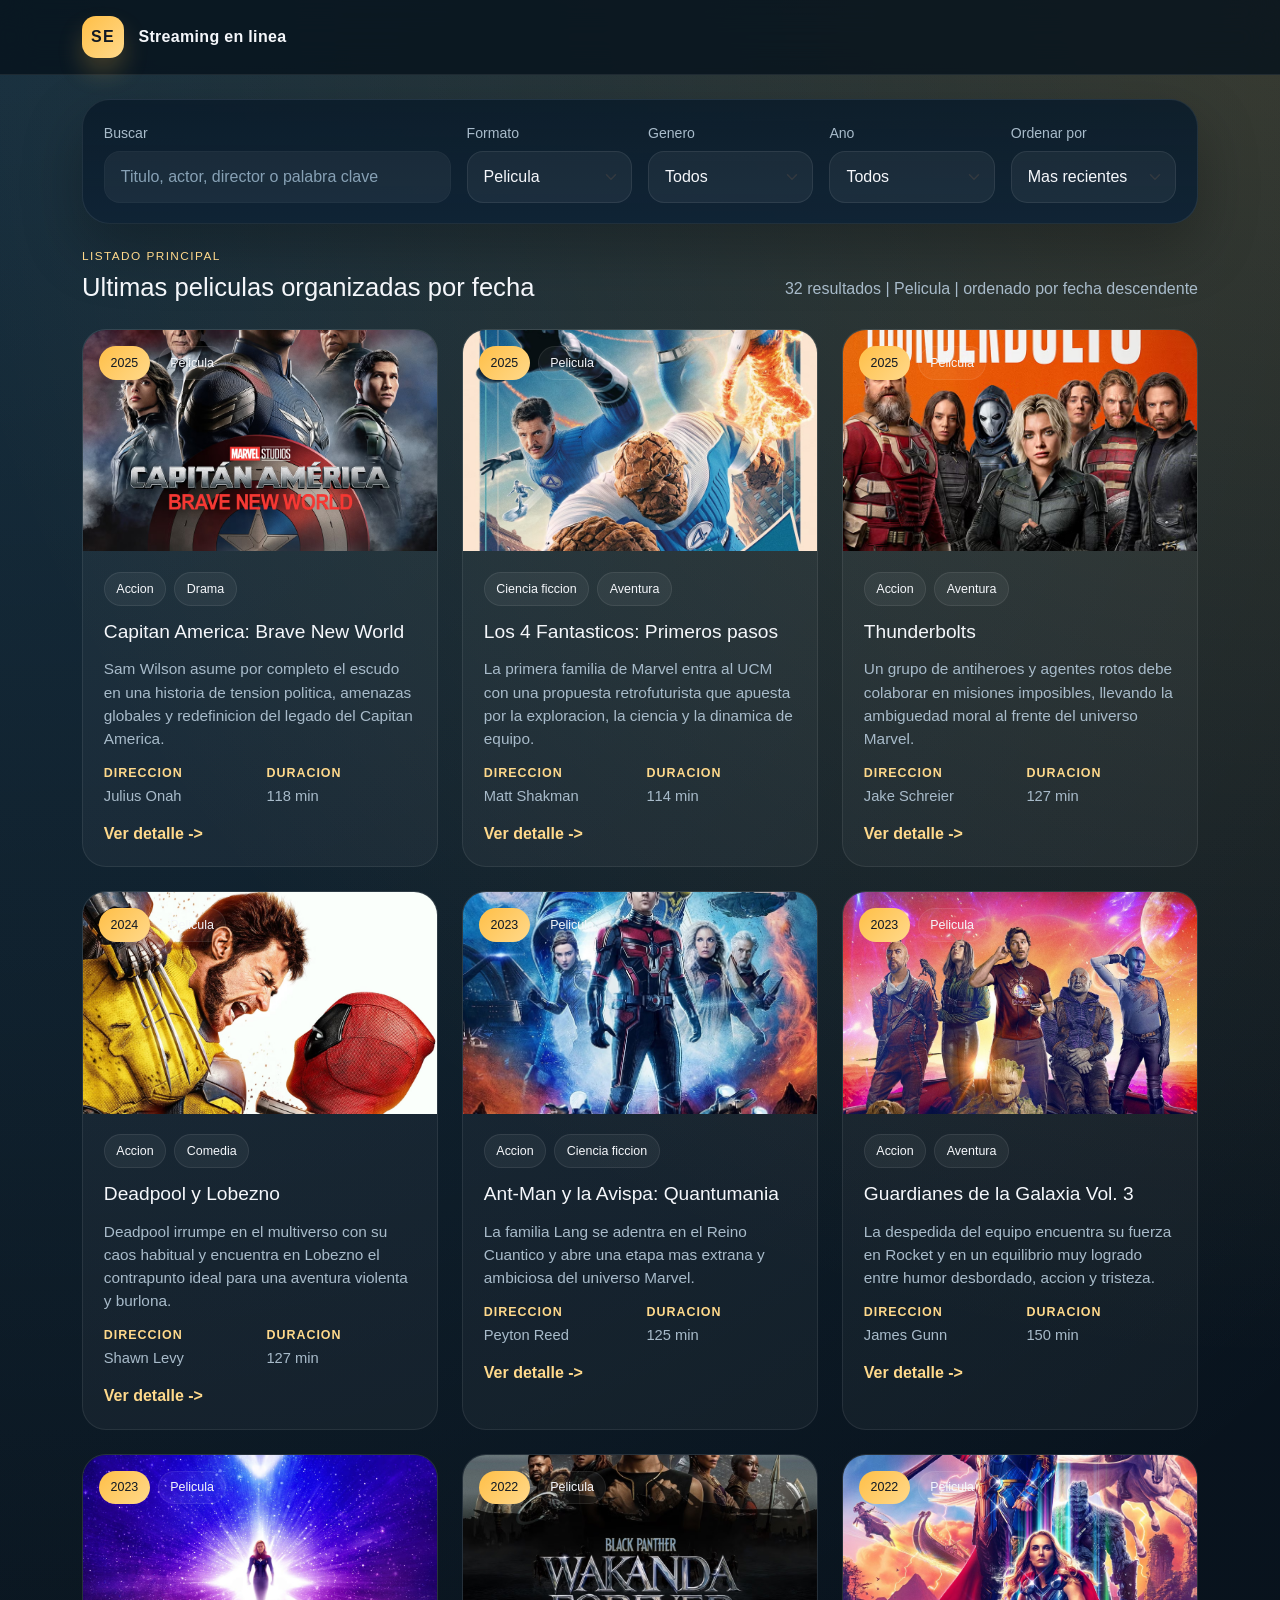
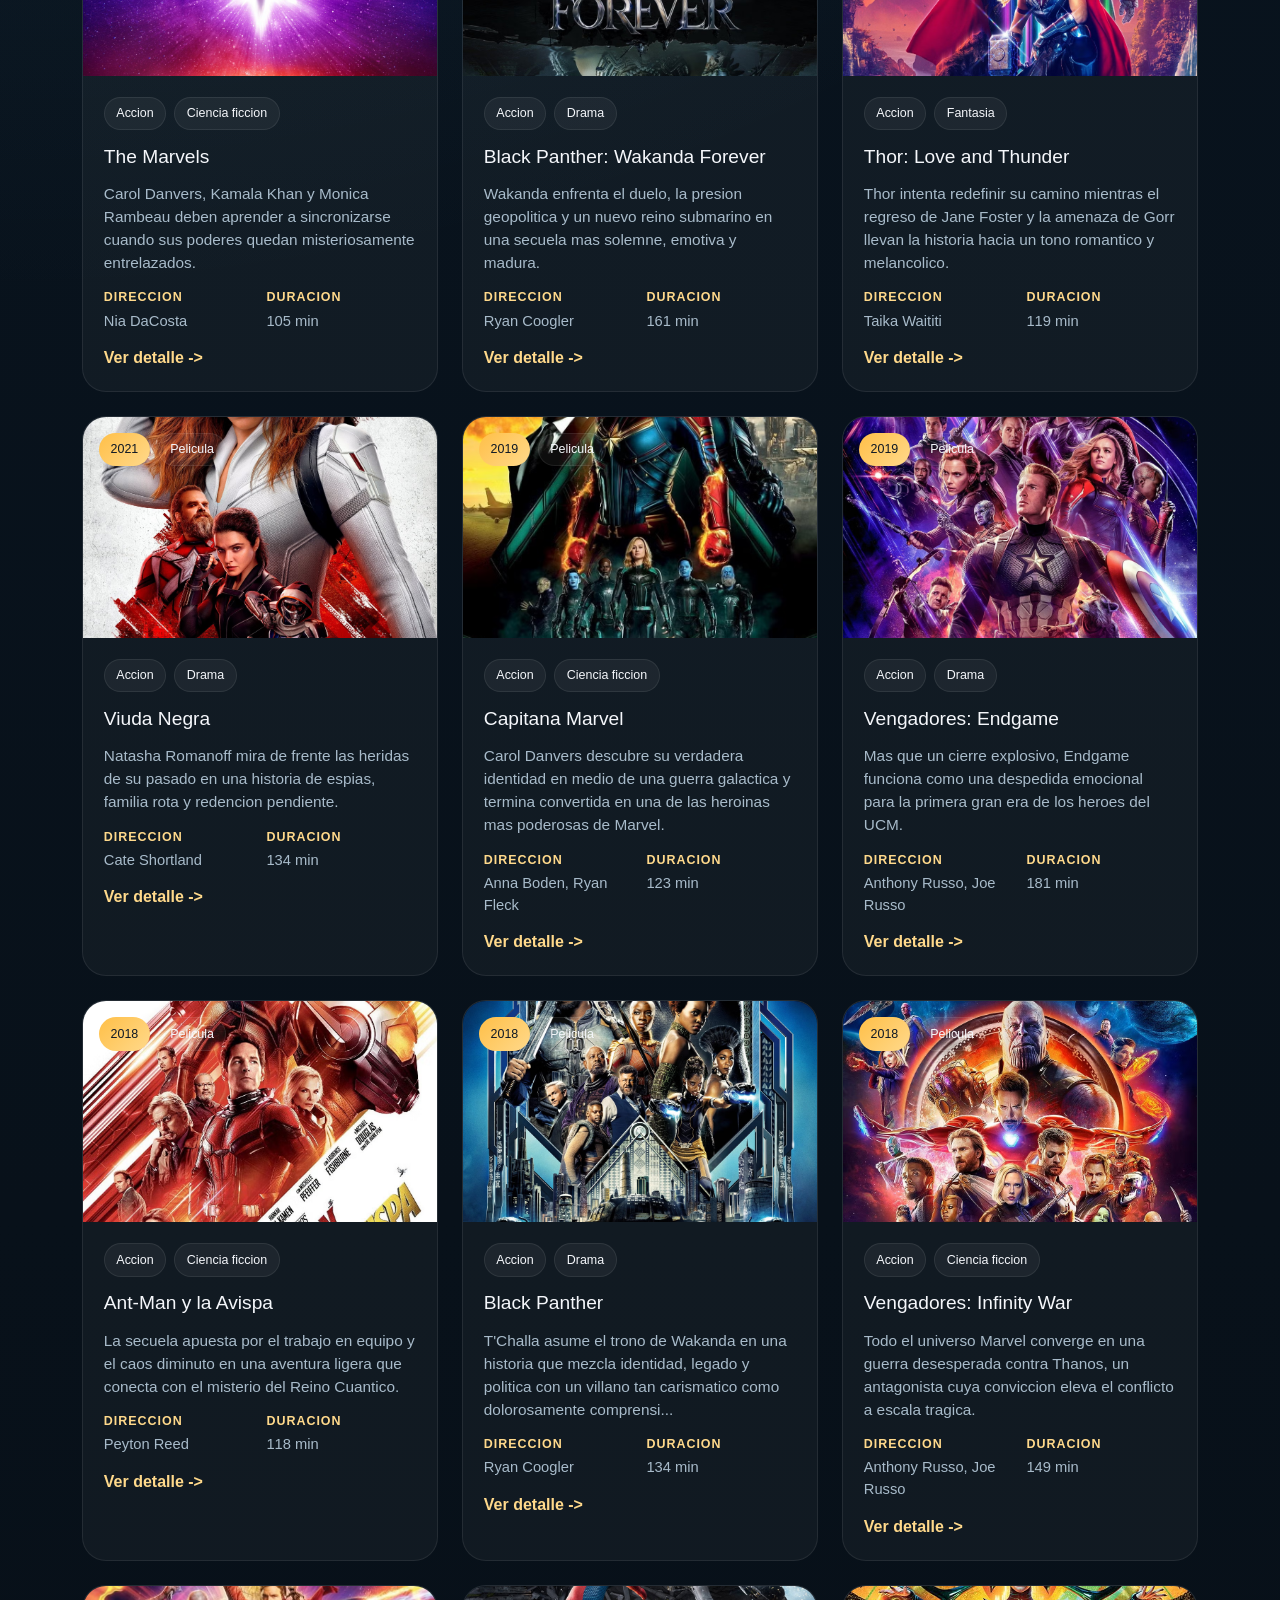
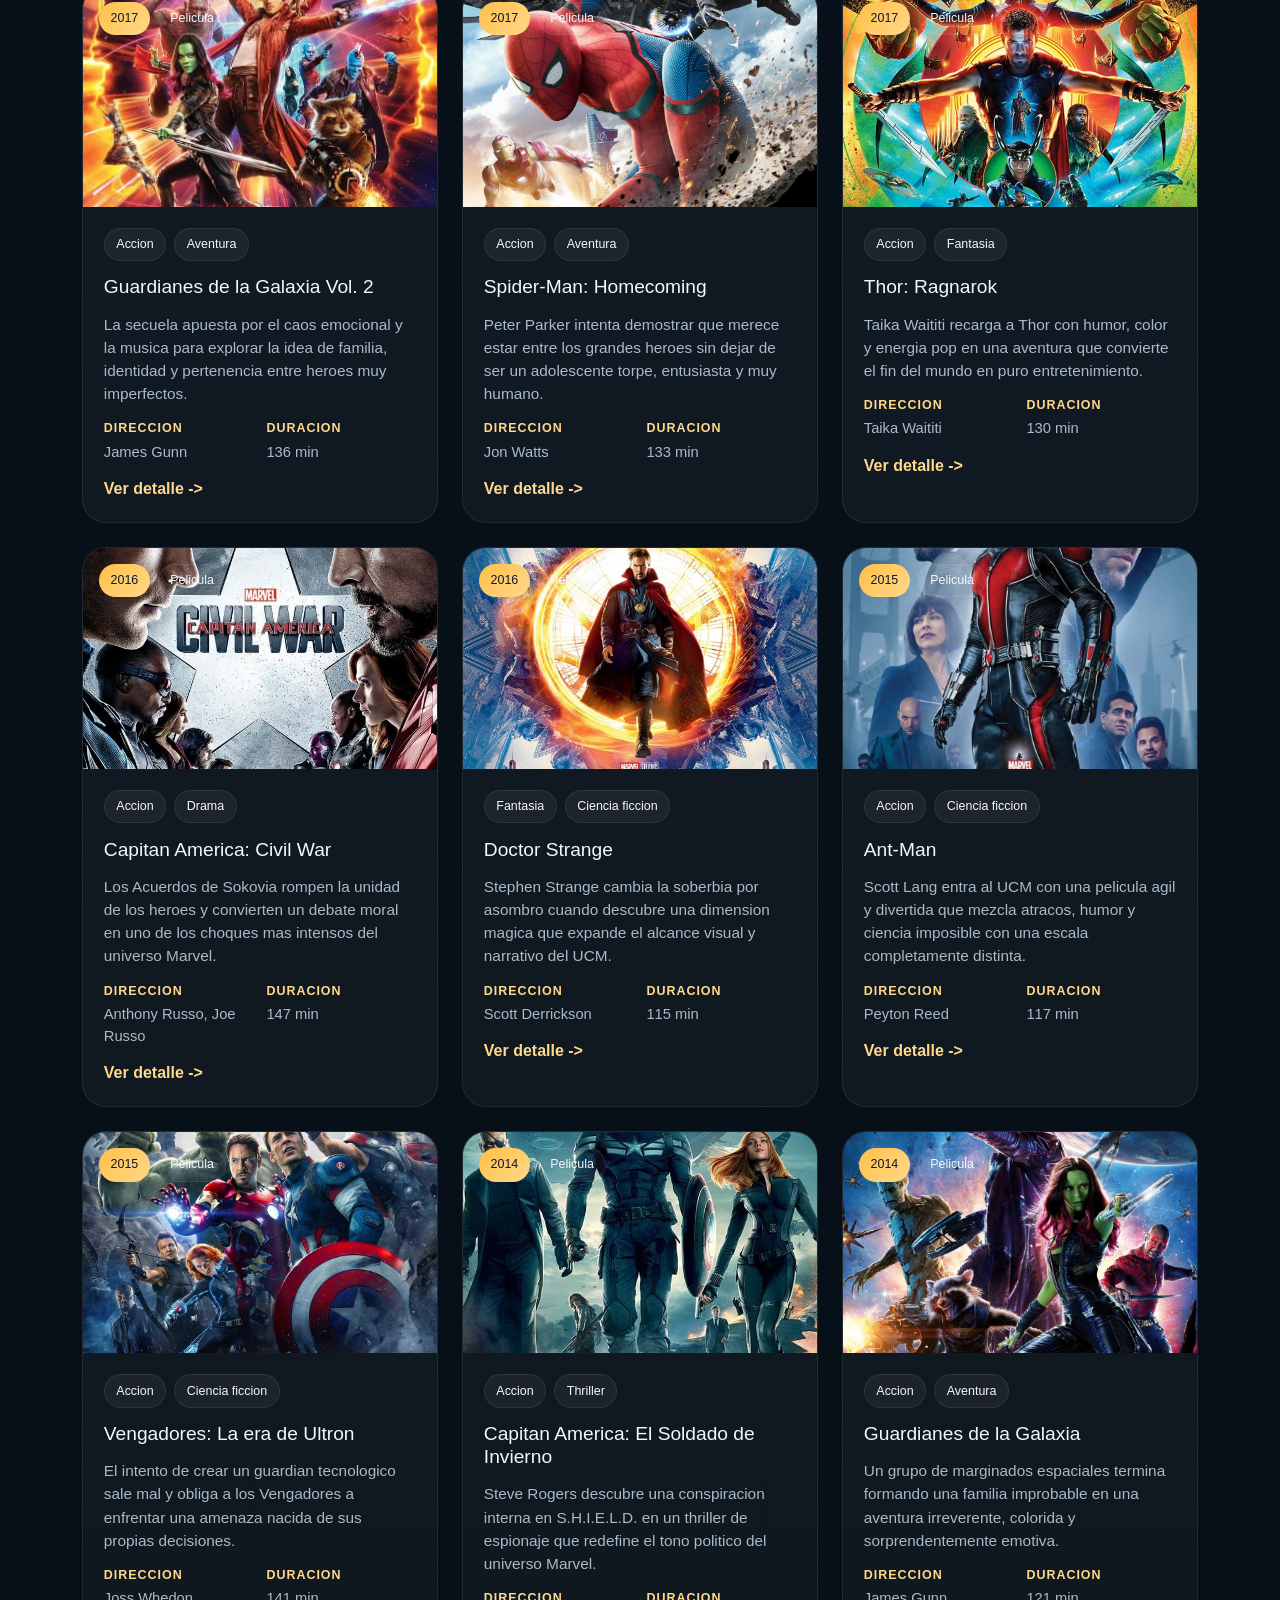
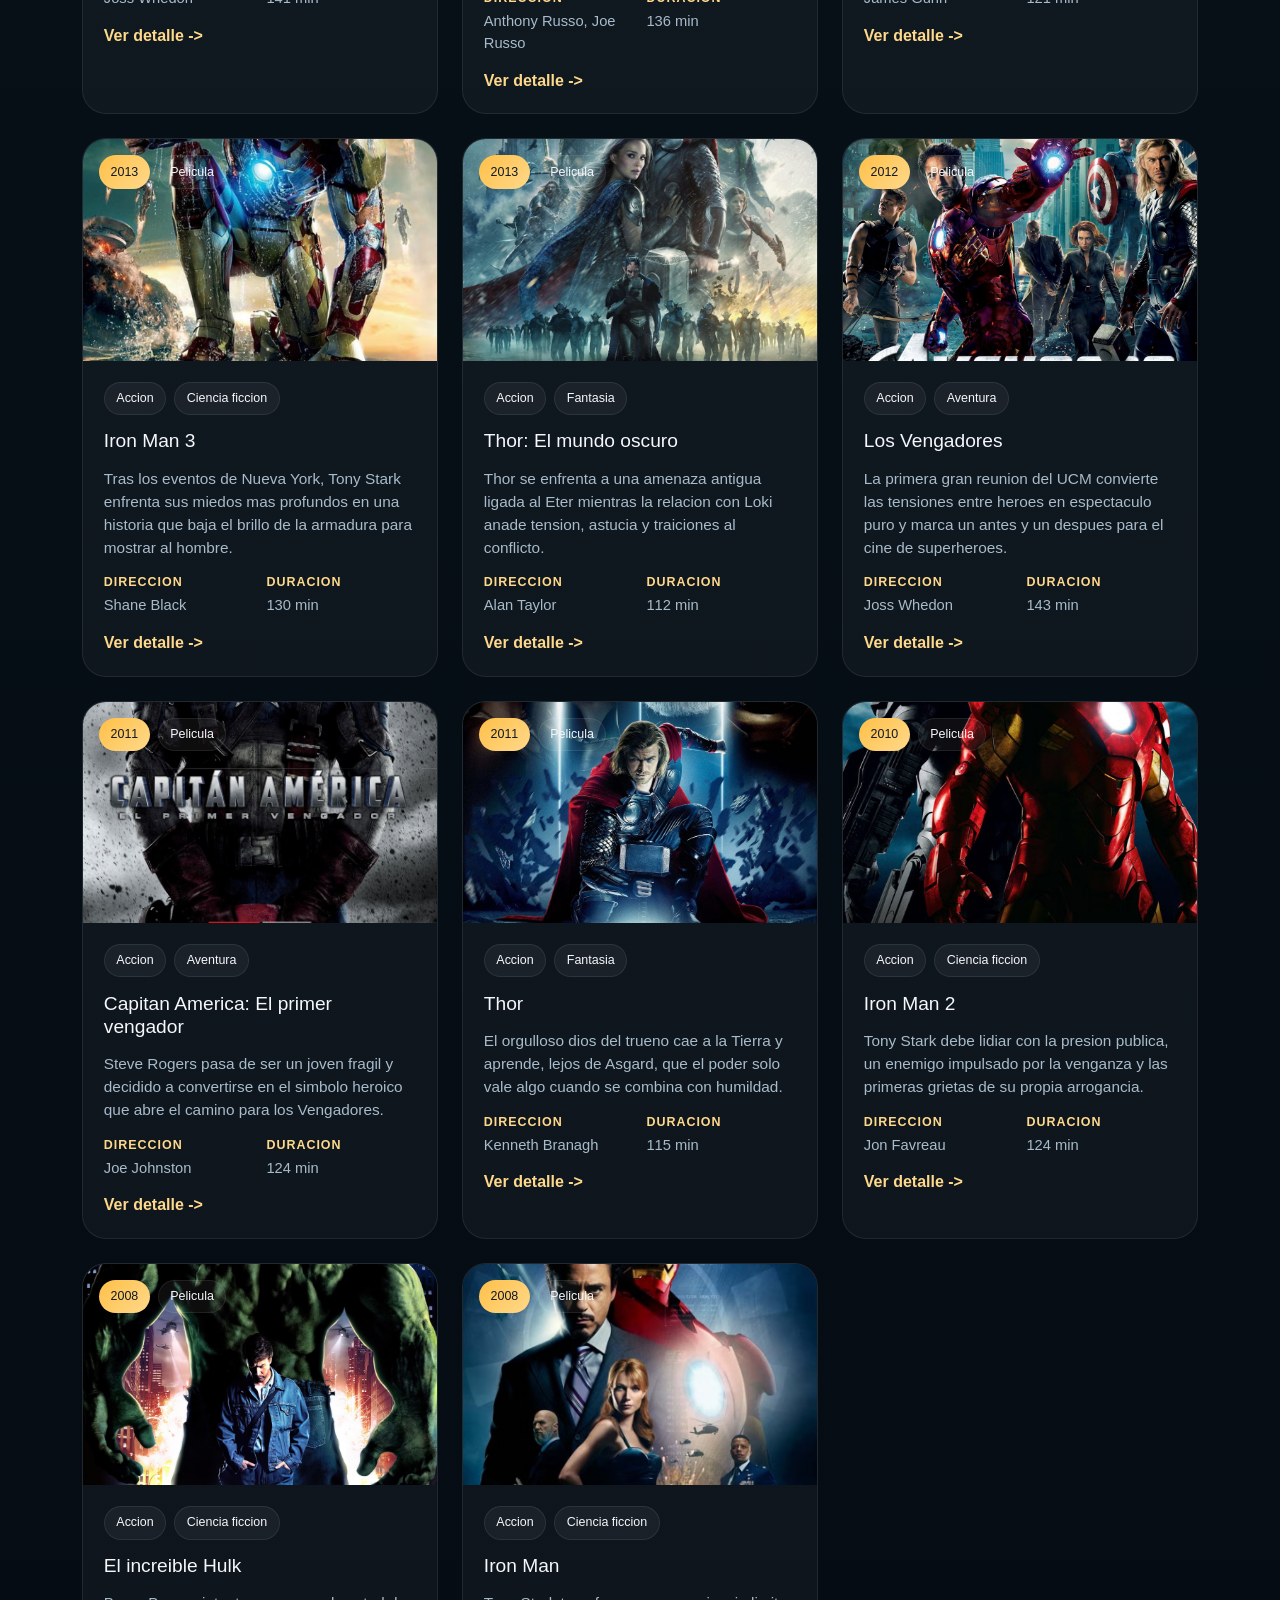
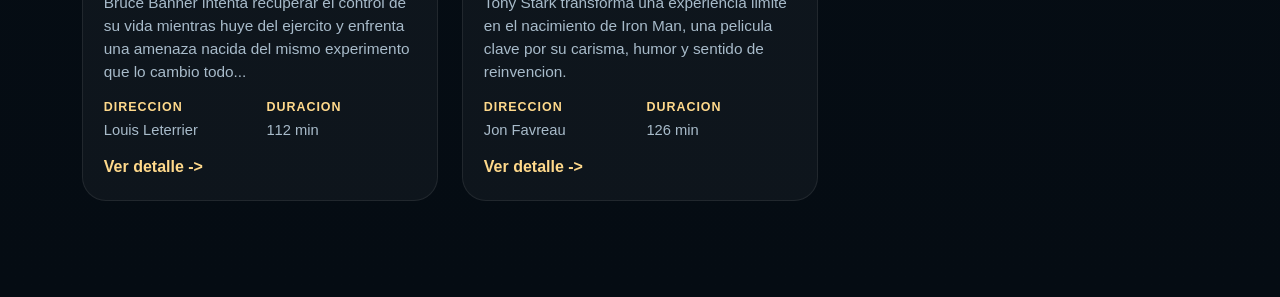
<file: index.html>
<!DOCTYPE html>
<html lang="es">
<head>
  <meta charset="UTF-8">
  <meta name="viewport" content="width=device-width, initial-scale=1.0">
  <title>Streaming en linea</title>

  <link rel="stylesheet" href="bootstrap/css/bootstrap.min.css">
  <link rel="stylesheet" href="css/styles.css">
</head>
<body>
  <header class="topbar">
    <div class="container d-flex justify-content-between align-items-center py-3">
      <a class="brand text-decoration-none" href="index.html">
        <span class="brand-mark">SE</span>
        <span class="brand-copy">
          <strong>Streaming en linea</strong>
        </span>
      </a>
    </div>
  </header>

  <main class="page-shell">

    <section class="container mt-4">
      <div class="filters-panel">
        <div class="row g-3 align-items-end">
          <div class="col-12 col-lg-4">
            <label class="form-label" for="searchInput">Buscar</label>
            <input id="searchInput" class="form-control" type="search" placeholder="Titulo, actor, director o palabra clave">
          </div>
          <div class="col-6 col-lg-2">
            <label class="form-label" for="typeFilter">Formato</label>
            <select id="typeFilter" class="form-select">
              <option value="all">Todo</option>
            </select>
          </div>
          <div class="col-6 col-lg-2">
            <label class="form-label" for="genreFilter">Genero</label>
            <select id="genreFilter" class="form-select">
              <option value="all">Todos</option>
            </select>
          </div>
          <div class="col-6 col-lg-2">
            <label class="form-label" for="yearFilter">Ano</label>
            <select id="yearFilter" class="form-select">
              <option value="all">Todos</option>
            </select>
          </div>
          <div class="col-6 col-lg-2">
            <label class="form-label" for="sortFilter">Ordenar por</label>
            <select id="sortFilter" class="form-select">
              <option value="latest">Mas recientes</option>
              <option value="oldest">Mas antiguas</option>
              <option value="title">Titulo A-Z</option>
            </select>
          </div>
        </div>
      </div>
    </section>

    <section class="container mt-4 pb-5">
      <div class="results-head">
        <div>
          <p class="eyebrow mb-2">Listado principal</p>
          <h2 class="section-title">Ultimas peliculas organizadas por fecha</h2>
        </div>
        <p id="resultsSummary" class="results-summary mb-0"></p>
      </div>

      <div id="moviesContainer" class="row g-4 mt-1"></div>
    </section>
  </main>

  <script src="js/data.js"></script>
  <script src="js/app.js"></script>
  <script src="bootstrap/js/bootstrap.bundle.min.js"></script>
</body>
</html>
</file>
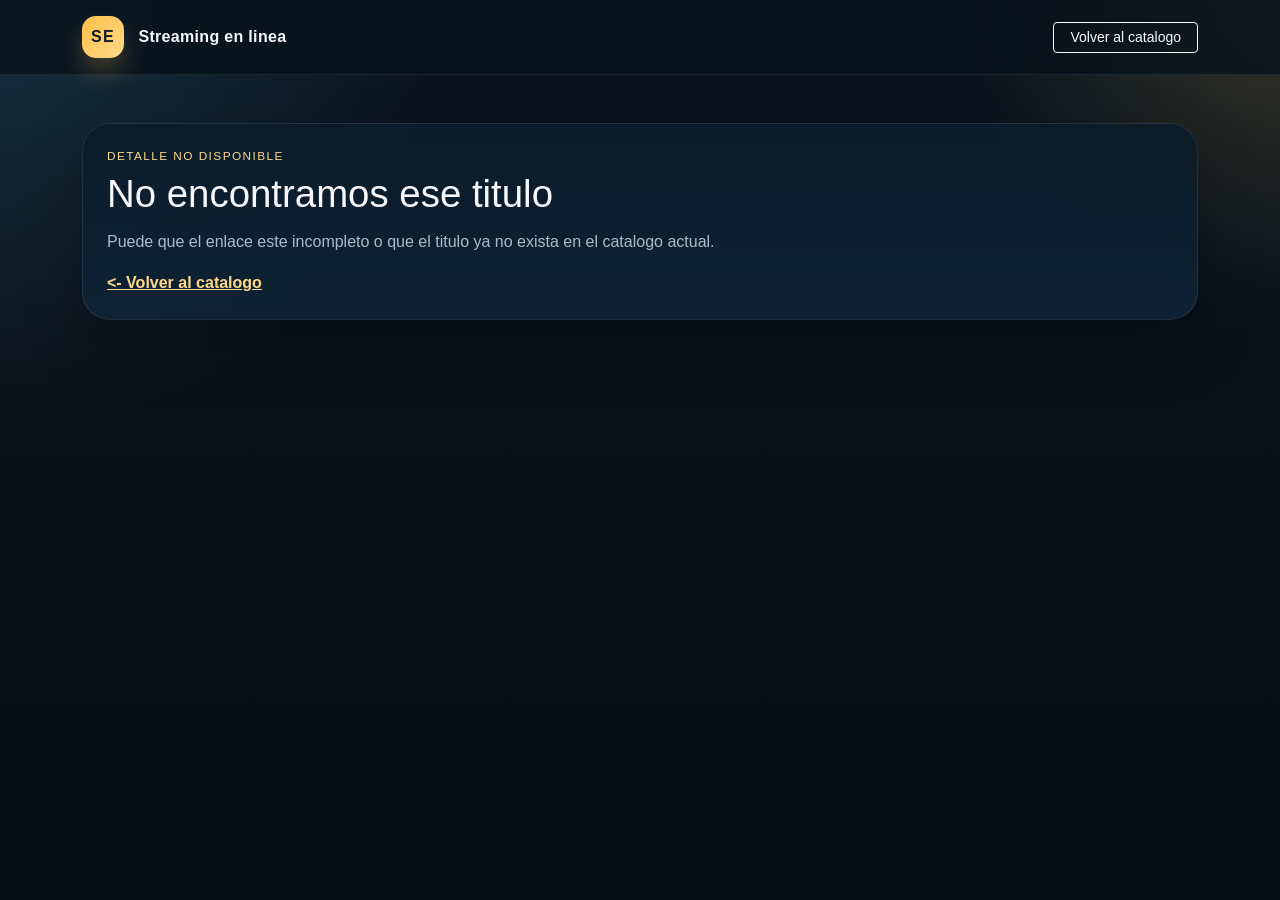
<file: show.html>
<!DOCTYPE html>
<html lang="es">
<head>
  <meta charset="UTF-8">
  <meta name="viewport" content="width=device-width, initial-scale=1.0">
  <title>Detalle | Streaming en linea</title>

  <link rel="stylesheet" href="bootstrap/css/bootstrap.min.css">
  <link rel="stylesheet" href="css/styles.css">
</head>
<body>
  <header class="topbar">
    <div class="container d-flex justify-content-between align-items-center py-3 gap-3">
      <a class="brand text-decoration-none" href="index.html">
        <span class="brand-mark">SE</span>
        <span class="brand-copy">
          <strong>Streaming en linea</strong>
        </span>
      </a>
      <a class="btn btn-outline-light btn-sm px-3" href="index.html">Volver al catalogo</a>
    </div>
  </header>

  <main class="page-shell">
    <div id="detailContainer" class="container py-4 py-lg-5"></div>
  </main>

  <script src="js/data.js"></script>
  <script src="js/app.js"></script>
  <script src="bootstrap/js/bootstrap.bundle.min.js"></script>
</body>
</html>
</file>
<file: css/styles.css>
:root {
  --bg: #07131d;
  --bg-alt: #0d1f2e;
  --panel: rgba(11, 28, 42, 0.9);
  --panel-strong: rgba(15, 35, 53, 0.96);
  --line: rgba(255, 255, 255, 0.08);
  --text: #f5f7fb;
  --muted: #a8bbca;
  --accent: #ffbf47;
  --accent-soft: #ffd98b;
  --accent-cool: #74d7ff;
  --shadow: 0 24px 60px rgba(0, 0, 0, 0.28);
  --radius-lg: 28px;
  --radius-md: 20px;
  --radius-sm: 14px;
}

* {
  box-sizing: border-box;
}

body {
  margin: 0;
  min-height: 100vh;
  color: var(--text);
  font-family: "Trebuchet MS", "Segoe UI", sans-serif;
  background:
    radial-gradient(circle at top left, rgba(116, 215, 255, 0.14), transparent 28%),
    radial-gradient(circle at top right, rgba(255, 191, 71, 0.18), transparent 20%),
    linear-gradient(180deg, #091521 0%, #08111a 42%, #050c13 100%);
}

a {
  color: inherit;
}

img {
  display: block;
  max-width: 100%;
}

.topbar {
  position: sticky;
  top: 0;
  z-index: 10;
  background: rgba(7, 19, 29, 0.82);
  border-bottom: 1px solid var(--line);
  backdrop-filter: blur(16px);
}

.page-shell {
  padding-bottom: 3rem;
}

.brand {
  display: inline-flex;
  align-items: center;
  gap: 0.9rem;
}

.brand-mark {
  width: 42px;
  height: 42px;
  display: grid;
  place-items: center;
  border-radius: 14px;
  font-weight: 700;
  letter-spacing: 0.08em;
  color: #101925;
  background: linear-gradient(135deg, var(--accent) 0%, var(--accent-soft) 100%);
  box-shadow: 0 14px 24px rgba(255, 191, 71, 0.22);
}

.brand-copy {
  display: flex;
  flex-direction: column;
  line-height: 1.1;
}

.brand-copy strong {
  font-size: 1rem;
  letter-spacing: 0.02em;
}

.brand-copy small {
  color: var(--muted);
  font-size: 0.78rem;
}

.hero-panel,
.filters-panel,
.detail-shell,
.info-card,
.comments-card,
.not-found-card {
  background: linear-gradient(180deg, var(--panel) 0%, var(--panel-strong) 100%);
  border: 1px solid var(--line);
  border-radius: var(--radius-lg);
  box-shadow: var(--shadow);
}

.hero-panel {
  padding: 2rem;
  overflow: hidden;
  position: relative;
}

.hero-panel::after {
  content: "";
  position: absolute;
  inset: auto -8% -38% auto;
  width: 280px;
  height: 280px;
  border-radius: 50%;
  background: radial-gradient(circle, rgba(255, 191, 71, 0.2), transparent 68%);
  pointer-events: none;
}

.eyebrow {
  margin: 0;
  text-transform: uppercase;
  letter-spacing: 0.12em;
  font-size: 0.74rem;
  color: var(--accent-soft);
}

.hero-title,
.section-title {
  margin: 0;
  line-height: 1.05;
}

.hero-title {
  max-width: 12ch;
  font-size: clamp(2.2rem, 4vw, 4rem);
}

.hero-text,
.results-summary,
.detail-lead,
.meta-copy,
.section-copy,
.empty-copy,
.comment-date {
  color: var(--muted);
}

.hero-text {
  margin: 1rem 0 0;
  max-width: 62ch;
  font-size: 1rem;
}

.stats-grid {
  display: grid;
  gap: 1rem;
}

.stat-card {
  padding: 1.15rem 1.2rem;
  border-radius: var(--radius-md);
  background: rgba(255, 255, 255, 0.04);
  border: 1px solid rgba(255, 255, 255, 0.05);
}

.stat-card strong {
  display: block;
  font-size: 1.9rem;
  line-height: 1;
}

.stat-card span {
  display: block;
  margin-top: 0.35rem;
  color: var(--muted);
  font-size: 0.92rem;
}

.filters-panel {
  padding: 1.3rem;
}

.form-label {
  margin-bottom: 0.45rem;
  color: var(--muted);
  font-size: 0.88rem;
}

.form-control,
.form-select,
textarea.form-control {
  color: var(--text);
  background-color: rgba(255, 255, 255, 0.05);
  border: 1px solid rgba(255, 255, 255, 0.08);
  border-radius: 16px;
  padding: 0.8rem 1rem;
}

.form-control::placeholder {
  color: #87a1b5;
}

.form-control:focus,
.form-select:focus,
textarea.form-control:focus {
  color: var(--text);
  background-color: rgba(255, 255, 255, 0.08);
  border-color: rgba(116, 215, 255, 0.45);
  box-shadow: 0 0 0 0.2rem rgba(116, 215, 255, 0.12);
}

.form-select option {
  color: #101925;
}

.results-head {
  display: flex;
  justify-content: space-between;
  align-items: end;
  gap: 1rem;
}

.section-title {
  font-size: clamp(1.6rem, 2vw, 2.3rem);
}

.movie-column {
  display: flex;
}

.movie-card {
  width: 100%;
  overflow: hidden;
  border: 1px solid var(--line);
  border-radius: 24px;
  background: rgba(255, 255, 255, 0.04);
  text-decoration: none;
  transition: transform 0.25s ease, border-color 0.25s ease, box-shadow 0.25s ease;
}

.movie-card:hover {
  transform: translateY(-8px);
  border-color: rgba(255, 191, 71, 0.35);
  box-shadow: 0 20px 40px rgba(0, 0, 0, 0.28);
}

.poster-shell {
  position: relative;
  aspect-ratio: 16 / 10;
  overflow: hidden;
  background: #0d1824;
}

.poster-shell img,
.detail-poster img {
  width: 100%;
  height: 100%;
  object-fit: cover;
}

.poster-shell img {
  transition: transform 0.35s ease;
}

.movie-card:hover .poster-shell img {
  transform: scale(1.04);
}

.poster-badges,
.detail-badges,
.genre-badges,
.cast-list {
  display: flex;
  flex-wrap: wrap;
  gap: 0.5rem;
}

.poster-badges {
  position: absolute;
  top: 1rem;
  left: 1rem;
}

.badge-soft,
.badge-outline,
.cast-chip {
  display: inline-flex;
  align-items: center;
  border-radius: 999px;
  font-size: 0.78rem;
  padding: 0.4rem 0.72rem;
}

.badge-soft {
  color: #101925;
  background: linear-gradient(135deg, var(--accent) 0%, var(--accent-soft) 100%);
}

.badge-outline,
.cast-chip {
  color: var(--text);
  background: rgba(255, 255, 255, 0.05);
  border: 1px solid rgba(255, 255, 255, 0.08);
}

.movie-body {
  padding: 1.3rem;
  display: flex;
  flex-direction: column;
  gap: 0.9rem;
}

.movie-title,
.detail-title {
  margin: 0;
}

.movie-title {
  font-size: 1.2rem;
  line-height: 1.2;
}

.movie-description {
  margin: 0;
  color: var(--muted);
  font-size: 0.96rem;
}

.movie-meta,
.detail-meta-grid {
  display: grid;
  gap: 0.8rem;
}

.movie-meta {
  grid-template-columns: repeat(2, minmax(0, 1fr));
  margin-top: auto;
}

.meta-item {
  display: flex;
  flex-direction: column;
  gap: 0.15rem;
}

.meta-item strong {
  font-size: 0.78rem;
  color: var(--accent-soft);
  text-transform: uppercase;
  letter-spacing: 0.08em;
}

.meta-item span {
  color: var(--muted);
  font-size: 0.92rem;
}

.card-cta,
.back-link {
  display: inline-flex;
  align-items: center;
  gap: 0.4rem;
  color: var(--accent-soft);
  font-weight: 700;
}

.empty-state {
  padding: 2.2rem;
  border: 1px dashed rgba(255, 255, 255, 0.15);
  border-radius: 22px;
  background: rgba(255, 255, 255, 0.03);
}

.empty-state h3,
.empty-state p {
  margin: 0;
}

.empty-state p {
  margin-top: 0.5rem;
}

.detail-shell,
.comments-card,
.info-card,
.not-found-card {
  padding: 1.5rem;
}

.detail-poster {
  aspect-ratio: 4 / 5;
  overflow: hidden;
  border-radius: 24px;
  border: 1px solid var(--line);
  background: #0d1824;
}

.detail-content {
  display: flex;
  flex-direction: column;
  gap: 1rem;
}

.detail-title {
  font-size: clamp(2rem, 3vw, 3.2rem);
  line-height: 1.05;
}

.detail-lead {
  margin: 0;
  font-size: 1.02rem;
  max-width: 64ch;
}

.detail-meta-grid {
  grid-template-columns: repeat(2, minmax(0, 1fr));
}

.meta-card {
  padding: 1rem;
  border-radius: 20px;
  background: rgba(255, 255, 255, 0.04);
  border: 1px solid rgba(255, 255, 255, 0.05);
}

.meta-card strong {
  display: block;
  color: var(--accent-soft);
  font-size: 0.8rem;
  text-transform: uppercase;
  letter-spacing: 0.08em;
}

.meta-copy {
  margin: 0.35rem 0 0;
  font-size: 0.95rem;
}

.section-heading {
  margin: 0;
  font-size: 1.3rem;
}

.section-copy {
  margin: 0.85rem 0 0;
  line-height: 1.7;
}

.fact-list {
  display: grid;
  gap: 0.9rem;
}

.fact-row {
  padding-bottom: 0.9rem;
  border-bottom: 1px solid rgba(255, 255, 255, 0.07);
}

.fact-row:last-child {
  padding-bottom: 0;
  border-bottom: 0;
}

.fact-row strong {
  display: block;
  color: var(--accent-soft);
  font-size: 0.8rem;
  letter-spacing: 0.08em;
  text-transform: uppercase;
}

.fact-row span {
  display: block;
  margin-top: 0.28rem;
  color: var(--muted);
}

.comments-head {
  display: flex;
  justify-content: space-between;
  align-items: center;
  gap: 1rem;
}

.comments-counter {
  color: var(--accent-soft);
  font-size: 0.9rem;
}

.comment-form textarea {
  min-height: 120px;
  resize: vertical;
}

.btn-accent {
  border: 0;
  border-radius: 999px;
  padding: 0.8rem 1.2rem;
  color: #101925;
  font-weight: 700;
  background: linear-gradient(135deg, var(--accent) 0%, var(--accent-soft) 100%);
}

.btn-accent:hover {
  color: #101925;
  filter: brightness(1.03);
}

.comments-list {
  display: grid;
  gap: 1rem;
  margin-top: 1.4rem;
}

.comment-item {
  padding: 1rem 1.1rem;
  border-radius: 18px;
  background: rgba(255, 255, 255, 0.04);
  border: 1px solid rgba(255, 255, 255, 0.05);
}

.comment-text {
  margin: 0;
  line-height: 1.65;
}

.comment-date {
  display: block;
  margin-top: 0.55rem;
  font-size: 0.82rem;
}

@media (max-width: 991.98px) {
  .results-head,
  .comments-head {
    align-items: start;
    flex-direction: column;
  }

  .hero-panel,
  .filters-panel,
  .detail-shell,
  .info-card,
  .comments-card,
  .not-found-card {
    border-radius: 24px;
  }
}

@media (max-width: 767.98px) {
  .hero-panel,
  .filters-panel,
  .detail-shell,
  .info-card,
  .comments-card,
  .not-found-card {
    padding: 1.2rem;
  }

  .hero-title,
  .detail-title {
    max-width: none;
  }

  .movie-meta,
  .detail-meta-grid {
    grid-template-columns: 1fr;
  }

  .brand-copy small {
    display: none;
  }
}
</file>
